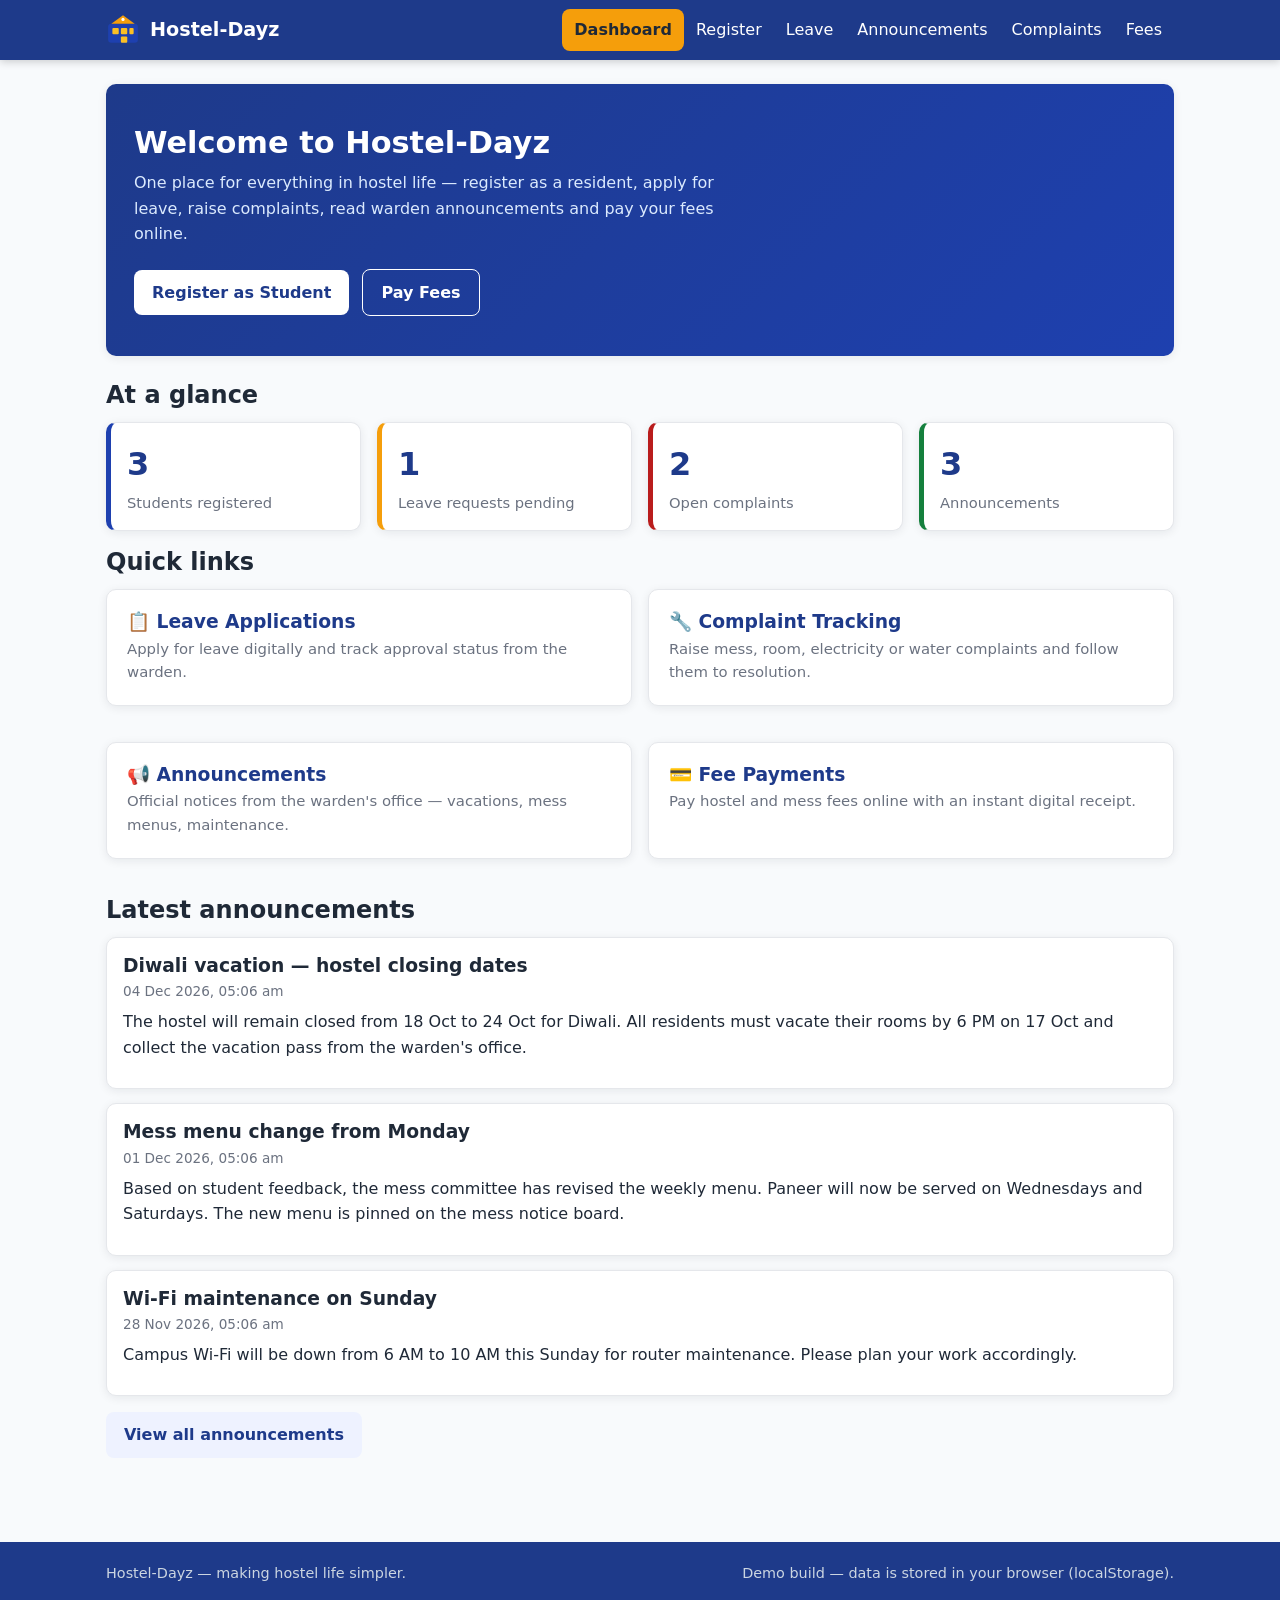
<file: index.html>
<!DOCTYPE html>
<html lang="en">
<head>
  <meta charset="UTF-8">
  <meta name="viewport" content="width=device-width, initial-scale=1.0">
  <meta name="description" content="Hostel-Dayz — hostel management dashboard for students and wardens.">
  <title>Hostel-Dayz — Dashboard</title>
  <link rel="stylesheet" href="css/style.css">
</head>
<body>
  <header class="site-header">
    <nav class="nav container" aria-label="Main navigation">
      <a class="brand" href="index.html"><img src="assets/logo.svg" alt="Hostel-Dayz logo"> Hostel-Dayz</a>
      <button class="nav-toggle" aria-label="Toggle navigation" aria-expanded="false">&#9776;</button>
      <ul class="nav-links" id="navLinks">
        <li><a href="index.html">Dashboard</a></li>
        <li><a href="pages/register.html">Register</a></li>
        <li><a href="pages/leave.html">Leave</a></li>
        <li><a href="pages/announcements.html">Announcements</a></li>
        <li><a href="pages/complaints.html">Complaints</a></li>
        <li><a href="pages/fees.html">Fees</a></li>
      </ul>
    </nav>
  </header>

  <main class="container">
    <section class="hero">
      <h1>Welcome to Hostel-Dayz</h1>
      <p>One place for everything in hostel life — register as a resident, apply for leave, raise complaints, read warden announcements and pay your fees online.</p>
      <a class="btn btn-primary" href="pages/register.html" style="background:#fff;color:#1e3a8a;">Register as Student</a>
      <a class="btn" href="pages/fees.html" style="border:1px solid #fff;color:#fff;margin-left:8px;">Pay Fees</a>
    </section>

    <h2>At a glance</h2>
    <div class="grid grid-4" id="stats" aria-live="polite">
      <div class="stat-card"><div class="num" id="statStudents">0</div><div class="label">Students registered</div></div>
      <div class="stat-card" style="border-left-color:#f59e0b;"><div class="num" id="statLeaves">0</div><div class="label">Leave requests pending</div></div>
      <div class="stat-card" style="border-left-color:#b91c1c;"><div class="num" id="statComplaints">0</div><div class="label">Open complaints</div></div>
      <div class="stat-card" style="border-left-color:#15803d;"><div class="num" id="statAnnouncements">0</div><div class="label">Announcements</div></div>
    </div>

    <h2 class="mt">Quick links</h2>
    <div class="grid grid-2">
      <a class="card link-card" href="pages/leave.html"><h3>&#128203; Leave Applications</h3><p>Apply for leave digitally and track approval status from the warden.</p></a>
      <a class="card link-card" href="pages/complaints.html"><h3>&#128295; Complaint Tracking</h3><p>Raise mess, room, electricity or water complaints and follow them to resolution.</p></a>
      <a class="card link-card" href="pages/announcements.html"><h3>&#128226; Announcements</h3><p>Official notices from the warden's office — vacations, mess menus, maintenance.</p></a>
      <a class="card link-card" href="pages/fees.html"><h3>&#128179; Fee Payments</h3><p>Pay hostel and mess fees online with an instant digital receipt.</p></a>
    </div>

    <h2 class="mt">Latest announcements</h2>
    <div class="record-list" id="recentAnnouncements"></div>
    <p class="mt"><a class="btn btn-ghost" href="pages/announcements.html">View all announcements</a></p>
  </main>

  <footer class="site-footer">
    <div class="container">
      <span>Hostel-Dayz &mdash; making hostel life simpler.</span>
      <span>Demo build &mdash; data is stored in your browser (localStorage).</span>
    </div>
  </footer>

  <script src="js/app.js"></script>
  <script>
    document.addEventListener("DOMContentLoaded", function () {
      var students = DB.get("students", []);
      var leaves = DB.get("leaves", []).filter(function (l) { return l.status === "PENDING"; });
      var complaints = DB.get("complaints", []).filter(function (c) { return c.status !== "Resolved"; });
      var announcements = DB.get("announcements", []);
      document.getElementById("statStudents").textContent = students.length;
      document.getElementById("statLeaves").textContent = leaves.length;
      document.getElementById("statComplaints").textContent = complaints.length;
      document.getElementById("statAnnouncements").textContent = announcements.length;

      var box = document.getElementById("recentAnnouncements");
      var recent = announcements.slice().sort(function (a, b) { return b.createdAt - a.createdAt; }).slice(0, 3);
      if (!recent.length) {
        box.innerHTML = '<div class="empty">No announcements yet.</div>';
      } else {
        box.innerHTML = recent.map(function (a) {
          return '<article class="record"><h3>' + esc(a.title) + '</h3>' +
            '<div class="meta">' + fmtDateTime(a.createdAt) + '</div>' +
            '<p>' + esc(a.message.length > 180 ? a.message.slice(0, 180) + "..." : a.message) + '</p></article>';
        }).join("");
      }
    });
  </script>
</body>
</html>
</file>
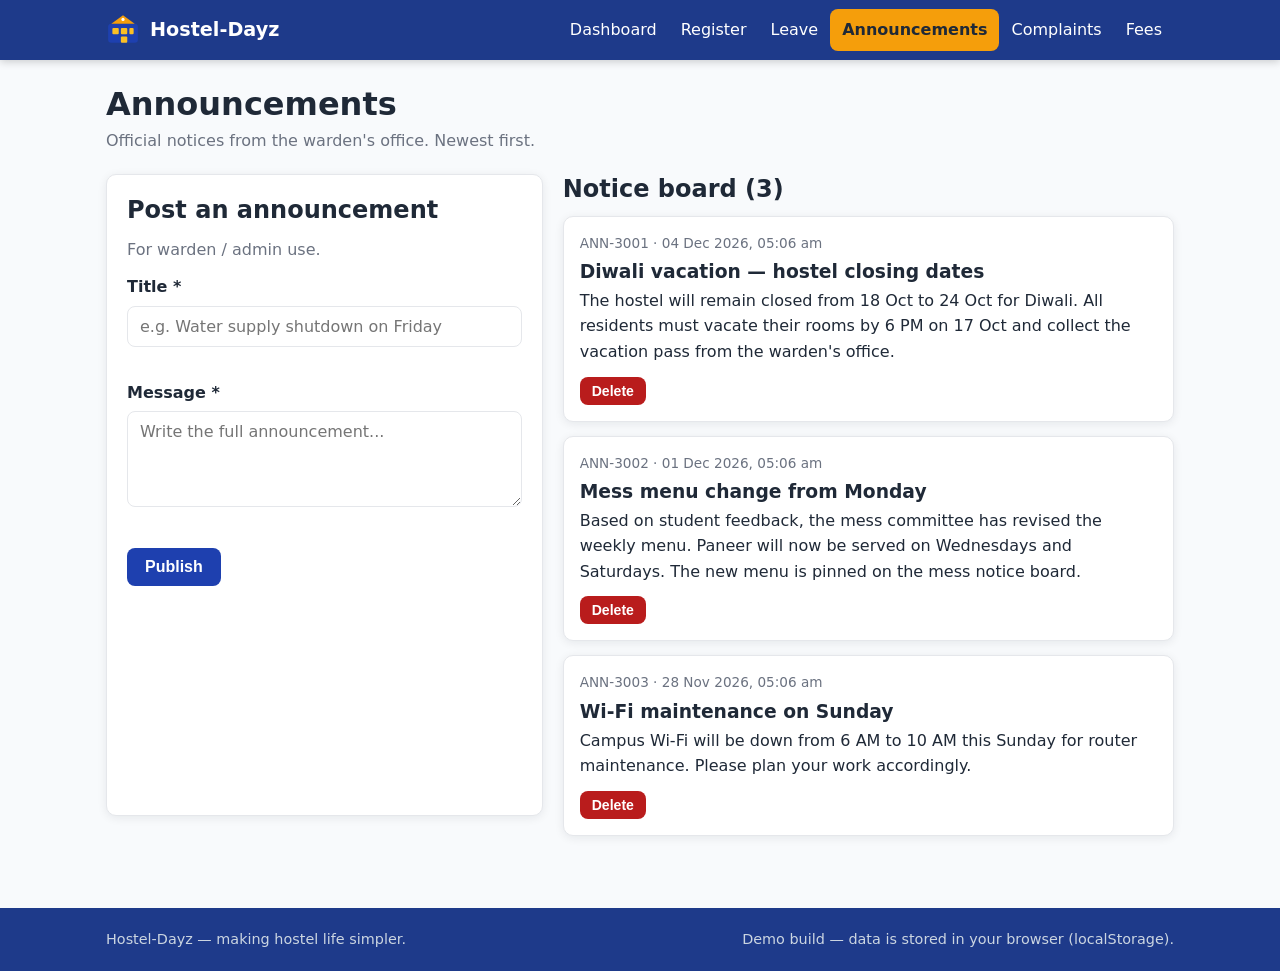
<file: pages/announcements.html>
<!DOCTYPE html>
<html lang="en">
<head>
  <meta charset="UTF-8">
  <meta name="viewport" content="width=device-width, initial-scale=1.0">
  <meta name="description" content="Hostel-Dayz — official announcements board.">
  <title>Hostel-Dayz — Announcements</title>
  <link rel="stylesheet" href="../css/style.css">
</head>
<body>
  <header class="site-header">
    <nav class="nav container" aria-label="Main navigation">
      <a class="brand" href="../index.html"><img src="../assets/logo.svg" alt="Hostel-Dayz logo"> Hostel-Dayz</a>
      <button class="nav-toggle" aria-label="Toggle navigation" aria-expanded="false">&#9776;</button>
      <ul class="nav-links" id="navLinks">
        <li><a href="../index.html">Dashboard</a></li>
        <li><a href="register.html">Register</a></li>
        <li><a href="leave.html">Leave</a></li>
        <li><a href="announcements.html">Announcements</a></li>
        <li><a href="complaints.html">Complaints</a></li>
        <li><a href="fees.html">Fees</a></li>
      </ul>
    </nav>
  </header>

  <main class="container">
    <h1 class="page-title">Announcements</h1>
    <p class="page-sub">Official notices from the warden's office. Newest first.</p>

    <div class="two-col">
      <section class="card" aria-labelledby="annFormTitle">
        <h2 id="annFormTitle">Post an announcement</h2>
        <p class="muted">For warden / admin use.</p>
        <form id="annForm" novalidate>
          <div class="form-group">
            <label for="aTitle">Title *</label>
            <input type="text" id="aTitle" maxlength="120" placeholder="e.g. Water supply shutdown on Friday">
            <div class="field-error" id="eATitle"></div>
          </div>
          <div class="form-group">
            <label for="aMsg">Message *</label>
            <textarea id="aMsg" placeholder="Write the full announcement..."></textarea>
            <div class="field-error" id="eAMsg"></div>
          </div>
          <button type="submit" class="btn btn-primary">Publish</button>
        </form>
      </section>

      <section aria-labelledby="annListTitle">
        <h2 id="annListTitle">Notice board (<span id="annCount">0</span>)</h2>
        <div class="record-list" id="annList"></div>
      </section>
    </div>
  </main>

  <footer class="site-footer">
    <div class="container">
      <span>Hostel-Dayz &mdash; making hostel life simpler.</span>
      <span>Demo build &mdash; data is stored in your browser (localStorage).</span>
    </div>
  </footer>

  <script src="../js/app.js"></script>
  <script src="../js/announcements.js"></script>
</body>
</html>
</file>
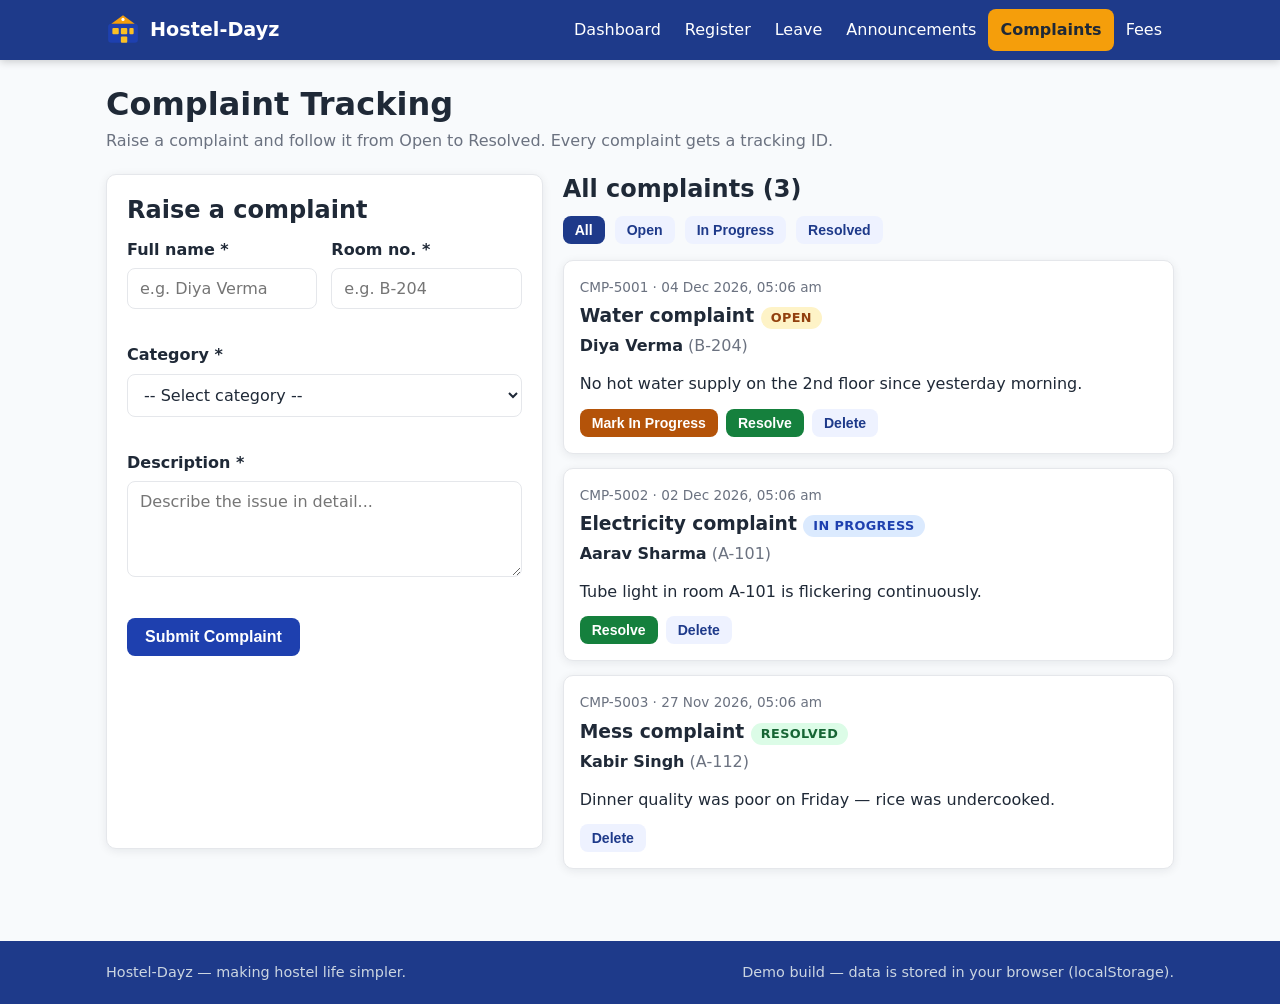
<file: pages/complaints.html>
<!DOCTYPE html>
<html lang="en">
<head>
  <meta charset="UTF-8">
  <meta name="viewport" content="width=device-width, initial-scale=1.0">
  <meta name="description" content="Hostel-Dayz — raise and track hostel complaints.">
  <title>Hostel-Dayz — Complaint Tracking</title>
  <link rel="stylesheet" href="../css/style.css">
</head>
<body>
  <header class="site-header">
    <nav class="nav container" aria-label="Main navigation">
      <a class="brand" href="../index.html"><img src="../assets/logo.svg" alt="Hostel-Dayz logo"> Hostel-Dayz</a>
      <button class="nav-toggle" aria-label="Toggle navigation" aria-expanded="false">&#9776;</button>
      <ul class="nav-links" id="navLinks">
        <li><a href="../index.html">Dashboard</a></li>
        <li><a href="register.html">Register</a></li>
        <li><a href="leave.html">Leave</a></li>
        <li><a href="announcements.html">Announcements</a></li>
        <li><a href="complaints.html">Complaints</a></li>
        <li><a href="fees.html">Fees</a></li>
      </ul>
    </nav>
  </header>

  <main class="container">
    <h1 class="page-title">Complaint Tracking</h1>
    <p class="page-sub">Raise a complaint and follow it from Open to Resolved. Every complaint gets a tracking ID.</p>

    <div class="two-col">
      <section class="card" aria-labelledby="cmpFormTitle">
        <h2 id="cmpFormTitle">Raise a complaint</h2>
        <form id="cmpForm" novalidate>
          <div class="form-row">
            <div class="form-group">
              <label for="cName">Full name *</label>
              <input type="text" id="cName" placeholder="e.g. Diya Verma">
              <div class="field-error" id="eCName"></div>
            </div>
            <div class="form-group">
              <label for="cRoom">Room no. *</label>
              <input type="text" id="cRoom" placeholder="e.g. B-204">
              <div class="field-error" id="eCRoom"></div>
            </div>
          </div>
          <div class="form-group">
            <label for="cCat">Category *</label>
            <select id="cCat">
              <option value="">-- Select category --</option>
              <option>Mess</option>
              <option>Room</option>
              <option>Electricity</option>
              <option>Water</option>
              <option>Other</option>
            </select>
            <div class="field-error" id="eCCat"></div>
          </div>
          <div class="form-group">
            <label for="cDesc">Description *</label>
            <textarea id="cDesc" placeholder="Describe the issue in detail..."></textarea>
            <div class="field-error" id="eCDesc"></div>
          </div>
          <button type="submit" class="btn btn-primary">Submit Complaint</button>
        </form>
      </section>

      <section aria-labelledby="cmpListTitle">
        <h2 id="cmpListTitle">All complaints (<span id="cmpCount">0</span>)</h2>
        <div class="toolbar">
          <button class="btn btn-ghost btn-sm filter-btn active" data-cfilter="ALL">All</button>
          <button class="btn btn-ghost btn-sm filter-btn" data-cfilter="Open">Open</button>
          <button class="btn btn-ghost btn-sm filter-btn" data-cfilter="In Progress">In Progress</button>
          <button class="btn btn-ghost btn-sm filter-btn" data-cfilter="Resolved">Resolved</button>
        </div>
        <div class="record-list" id="cmpList"></div>
      </section>
    </div>
  </main>

  <footer class="site-footer">
    <div class="container">
      <span>Hostel-Dayz &mdash; making hostel life simpler.</span>
      <span>Demo build &mdash; data is stored in your browser (localStorage).</span>
    </div>
  </footer>

  <script src="../js/app.js"></script>
  <script src="../js/complaints.js"></script>
</body>
</html>
</file>
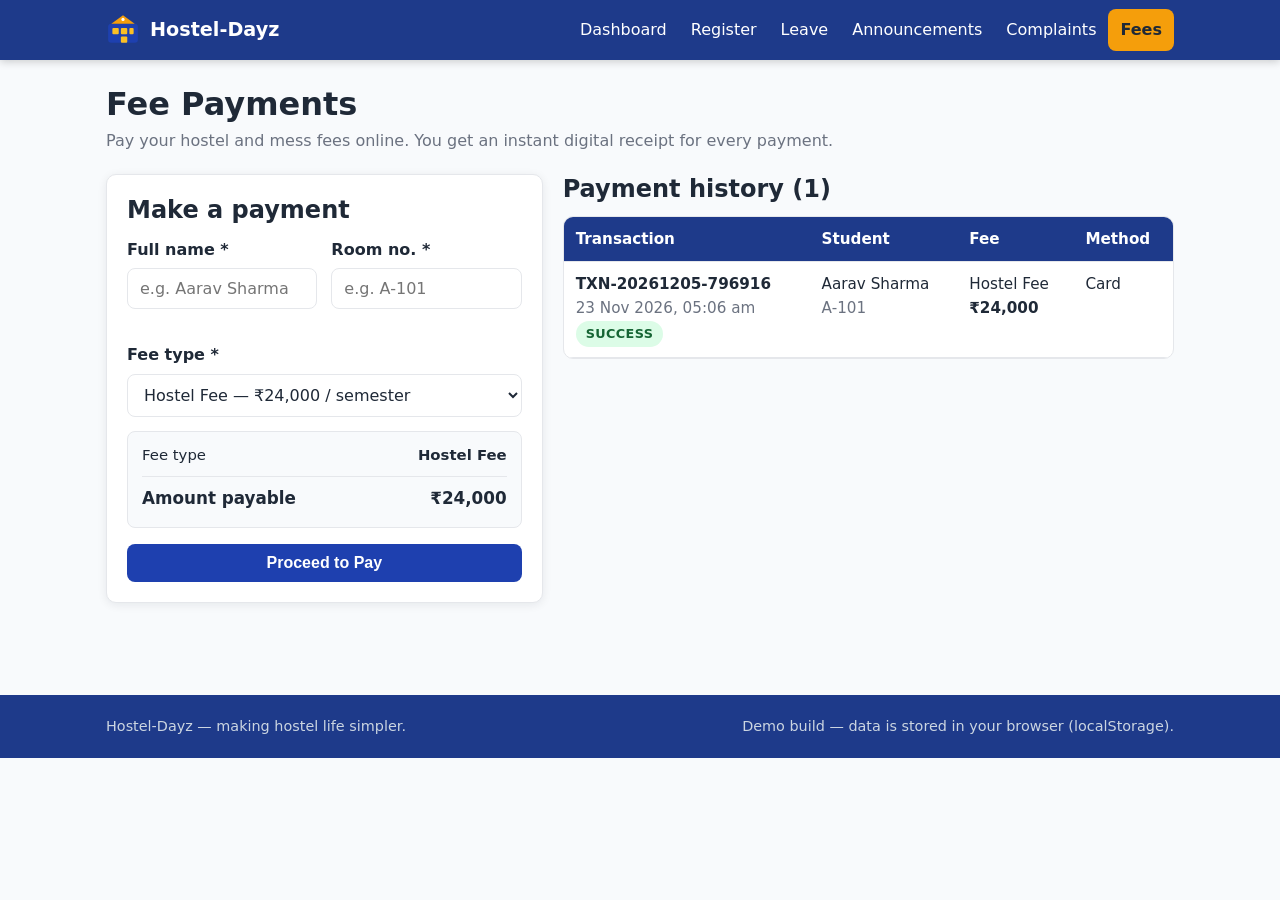
<file: pages/fees.html>
<!DOCTYPE html>
<html lang="en">
<head>
  <meta charset="UTF-8">
  <meta name="viewport" content="width=device-width, initial-scale=1.0">
  <meta name="description" content="Hostel-Dayz — pay hostel and mess fees online.">
  <title>Hostel-Dayz — Fee Payments</title>
  <link rel="stylesheet" href="../css/style.css">
</head>
<body>
  <header class="site-header">
    <nav class="nav container" aria-label="Main navigation">
      <a class="brand" href="../index.html"><img src="../assets/logo.svg" alt="Hostel-Dayz logo"> Hostel-Dayz</a>
      <button class="nav-toggle" aria-label="Toggle navigation" aria-expanded="false">&#9776;</button>
      <ul class="nav-links" id="navLinks">
        <li><a href="../index.html">Dashboard</a></li>
        <li><a href="register.html">Register</a></li>
        <li><a href="leave.html">Leave</a></li>
        <li><a href="announcements.html">Announcements</a></li>
        <li><a href="complaints.html">Complaints</a></li>
        <li><a href="fees.html">Fees</a></li>
      </ul>
    </nav>
  </header>

  <main class="container">
    <h1 class="page-title">Fee Payments</h1>
    <p class="page-sub">Pay your hostel and mess fees online. You get an instant digital receipt for every payment.</p>

    <div class="two-col">
      <section class="card" aria-labelledby="payFormTitle">
        <h2 id="payFormTitle">Make a payment</h2>
        <form id="payForm" novalidate>
          <div class="form-row">
            <div class="form-group">
              <label for="pName">Full name *</label>
              <input type="text" id="pName" placeholder="e.g. Aarav Sharma">
              <div class="field-error" id="ePName"></div>
            </div>
            <div class="form-group">
              <label for="pRoom">Room no. *</label>
              <input type="text" id="pRoom" placeholder="e.g. A-101">
              <div class="field-error" id="ePRoom"></div>
            </div>
          </div>
          <div class="form-group">
            <label for="pType">Fee type *</label>
            <select id="pType">
              <option value="Hostel Fee">Hostel Fee — &#8377;24,000 / semester</option>
              <option value="Mess Fee">Mess Fee — &#8377;18,000 / semester</option>
              <option value="Other">Other (enter amount)</option>
            </select>
          </div>
          <div class="form-group" id="customAmtWrap" hidden>
            <label for="pCustom">Amount (&#8377;) *</label>
            <input type="number" id="pCustom" min="1" max="1000000" placeholder="Enter amount">
            <div class="field-error" id="ePCustom"></div>
          </div>
          <div class="order-summary" aria-live="polite">
            <div class="row"><span>Fee type</span><strong id="sumType">Hostel Fee</strong></div>
            <div class="row total"><span>Amount payable</span><span id="sumAmount">&#8377;24,000</span></div>
          </div>
          <button type="submit" class="btn btn-primary" style="width:100%;">Proceed to Pay</button>
        </form>
      </section>

      <section aria-labelledby="payHistTitle">
        <h2 id="payHistTitle">Payment history (<span id="payCount">0</span>)</h2>
        <div class="table-wrap">
          <table class="responsive" id="payTable">
            <thead>
              <tr><th>Transaction</th><th>Student</th><th>Fee</th><th>Method</th></tr>
            </thead>
            <tbody id="payBody"></tbody>
          </table>
        </div>
        <div class="empty" id="payEmpty" hidden>No payments yet. Make your first payment using the form.</div>
      </section>
    </div>
  </main>

  <!-- Payment gateway modal -->
  <div class="modal-backdrop" id="payModal" role="dialog" aria-modal="true" aria-labelledby="modalTitle">
    <div class="modal">
      <div class="test-banner">&#9888; TEST MODE — this is a demo checkout, no real money is moved.</div>
      <div class="modal-head">
        <h2 id="modalTitle">Secure Checkout</h2>
        <button class="modal-close" id="modalClose" aria-label="Close checkout">&times;</button>
      </div>
      <div class="modal-body">
        <!-- step 1: payment form -->
        <div id="payStepForm">
          <div class="order-summary">
            <div class="row"><span>Paying for</span><strong id="mType">Hostel Fee</strong></div>
            <div class="row"><span>Student</span><strong id="mStudent">—</strong></div>
            <div class="row total"><span>Amount</span><span id="mAmount">&#8377;0</span></div>
          </div>
          <div class="pay-tabs" role="tablist" aria-label="Payment method">
            <button class="pay-tab active" id="tabCard" role="tab" aria-selected="true">&#128179; Card</button>
            <button class="pay-tab" id="tabUpi" role="tab" aria-selected="false">&#128241; UPI</button>
          </div>

          <div id="cardPane">
            <div class="form-group">
              <label for="ccNum">Card number *</label>
              <input type="text" id="ccNum" inputmode="numeric" maxlength="19" placeholder="4111 1111 1111 1111" autocomplete="cc-number">
              <div class="field-error" id="eCcNum"></div>
            </div>
            <div class="form-group">
              <label for="ccName">Name on card *</label>
              <input type="text" id="ccName" placeholder="AARAV SHARMA" autocomplete="cc-name">
              <div class="field-error" id="eCcName"></div>
            </div>
            <div class="form-row">
              <div class="form-group">
                <label for="ccExp">Expiry (MM/YY) *</label>
                <input type="text" id="ccExp" maxlength="5" placeholder="12/28" autocomplete="cc-exp">
                <div class="field-error" id="eCcExp"></div>
              </div>
              <div class="form-group">
                <label for="ccCvv">CVV *</label>
                <input type="password" id="ccCvv" maxlength="4" inputmode="numeric" placeholder="123" autocomplete="cc-csc">
                <div class="field-error" id="eCcCvv"></div>
              </div>
            </div>
          </div>

          <div id="upiPane" hidden>
            <div class="form-group">
              <label for="upiId">UPI ID *</label>
              <input type="text" id="upiId" placeholder="yourname@okhdfcbank">
              <div class="field-error" id="eUpiId"></div>
            </div>
            <p class="muted">A collect request will be sent to your UPI app in the live integration.</p>
          </div>

          <button class="btn btn-success" id="payNowBtn" style="width:100%;">Pay <span id="payNowAmt">&#8377;0</span></button>
          <p class="muted mt" style="font-size:0.82rem;text-align:center;">256-bit encrypted &middot; PCI-DSS compliant (live mode)</p>
        </div>

        <!-- step 2: receipt -->
        <div id="payStepReceipt" hidden>
          <div class="receipt">
            <div class="check">&#10004;</div>
            <h2>Payment Successful</h2>
            <p class="muted">Your receipt is saved in Payment History.</p>
            <table>
              <tr><td>Transaction ID</td><td><strong id="rTxn">—</strong></td></tr>
              <tr><td>Amount</td><td><strong id="rAmt">—</strong></td></tr>
              <tr><td>Fee type</td><td id="rType">—</td></tr>
              <tr><td>Student</td><td id="rStudent">—</td></tr>
              <tr><td>Method</td><td id="rMethod">—</td></tr>
              <tr><td>Date</td><td id="rDate">—</td></tr>
            </table>
            <button class="btn btn-primary" id="receiptDone" style="width:100%;">Done</button>
          </div>
        </div>
      </div>
    </div>
  </div>

  <footer class="site-footer">
    <div class="container">
      <span>Hostel-Dayz &mdash; making hostel life simpler.</span>
      <span>Demo build &mdash; data is stored in your browser (localStorage).</span>
    </div>
  </footer>

  <script src="../js/app.js"></script>
  <script src="../js/fees.js"></script>
</body>
</html>
</file>
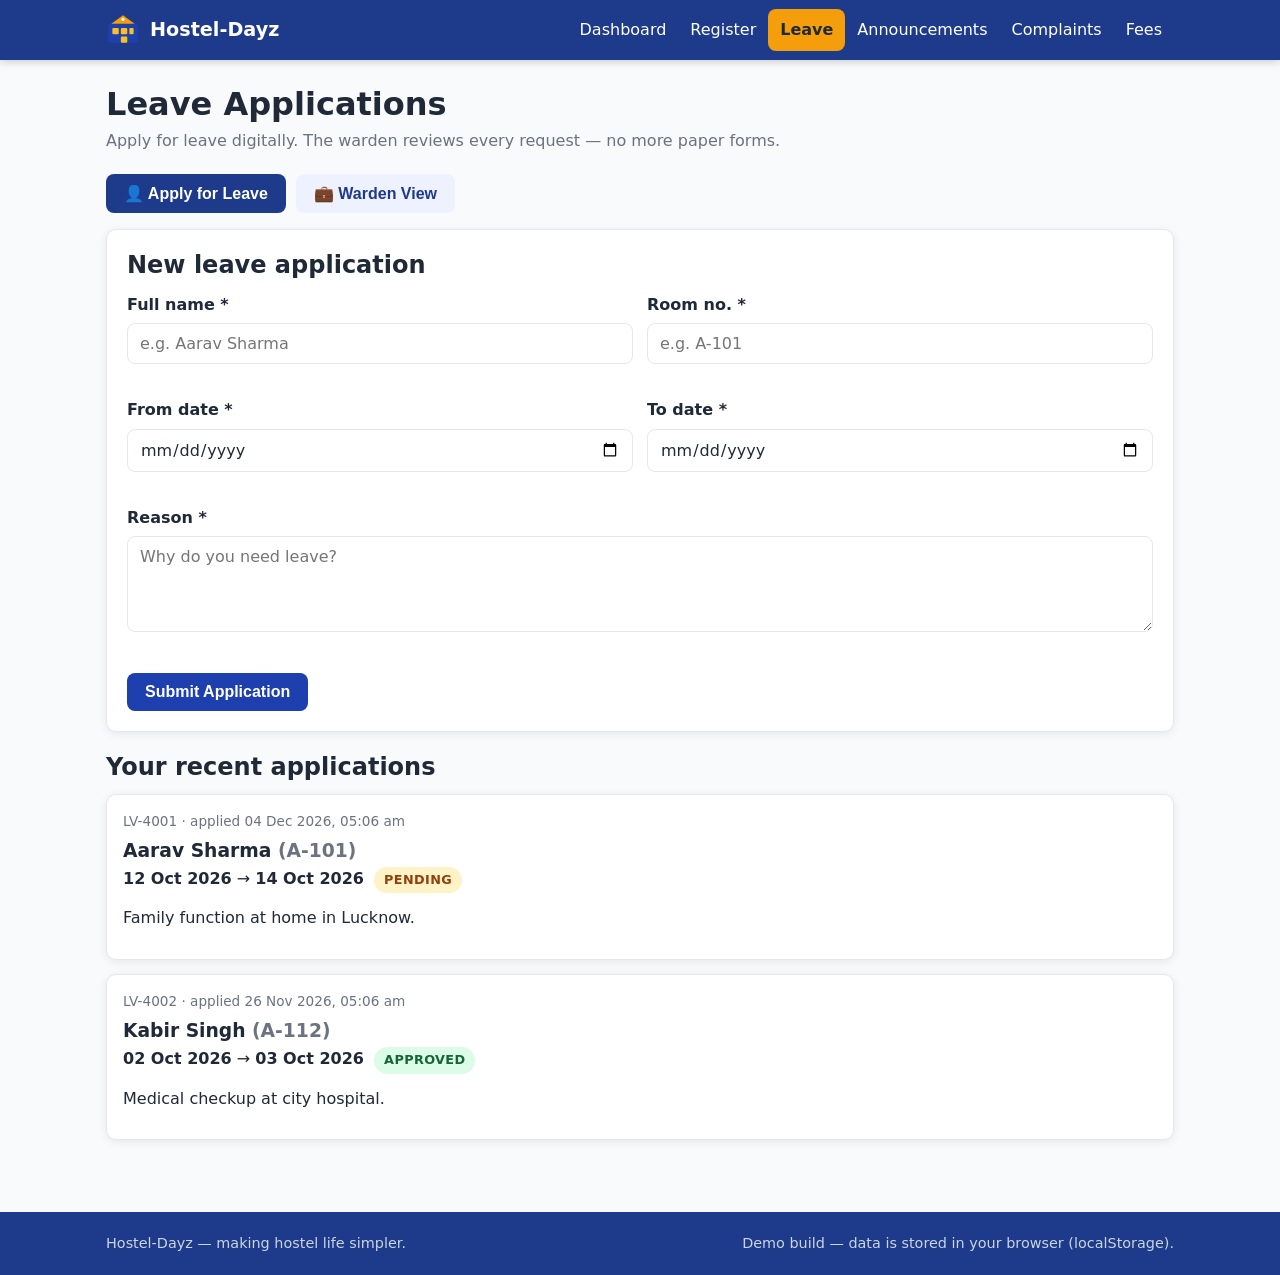
<file: pages/leave.html>
<!DOCTYPE html>
<html lang="en">
<head>
  <meta charset="UTF-8">
  <meta name="viewport" content="width=device-width, initial-scale=1.0">
  <meta name="description" content="Hostel-Dayz — digital leave applications and warden approval.">
  <title>Hostel-Dayz — Leave Applications</title>
  <link rel="stylesheet" href="../css/style.css">
</head>
<body>
  <header class="site-header">
    <nav class="nav container" aria-label="Main navigation">
      <a class="brand" href="../index.html"><img src="../assets/logo.svg" alt="Hostel-Dayz logo"> Hostel-Dayz</a>
      <button class="nav-toggle" aria-label="Toggle navigation" aria-expanded="false">&#9776;</button>
      <ul class="nav-links" id="navLinks">
        <li><a href="../index.html">Dashboard</a></li>
        <li><a href="register.html">Register</a></li>
        <li><a href="leave.html">Leave</a></li>
        <li><a href="announcements.html">Announcements</a></li>
        <li><a href="complaints.html">Complaints</a></li>
        <li><a href="fees.html">Fees</a></li>
      </ul>
    </nav>
  </header>

  <main class="container">
    <h1 class="page-title">Leave Applications</h1>
    <p class="page-sub">Apply for leave digitally. The warden reviews every request — no more paper forms.</p>

    <div class="toolbar" role="tablist" aria-label="Leave views">
      <button class="btn btn-ghost filter-btn active" id="tabApply" role="tab" aria-selected="true">&#128100; Apply for Leave</button>
      <button class="btn btn-ghost filter-btn" id="tabWarden" role="tab" aria-selected="false">&#128188; Warden View</button>
    </div>

    <!-- Student apply view -->
    <section id="viewApply" aria-labelledby="tabApply">
      <div class="card">
        <h2>New leave application</h2>
        <form id="leaveForm" novalidate>
          <div class="form-row">
            <div class="form-group">
              <label for="lName">Full name *</label>
              <input type="text" id="lName" placeholder="e.g. Aarav Sharma">
              <div class="field-error" id="eLName"></div>
            </div>
            <div class="form-group">
              <label for="lRoom">Room no. *</label>
              <input type="text" id="lRoom" placeholder="e.g. A-101">
              <div class="field-error" id="eLRoom"></div>
            </div>
          </div>
          <div class="form-row">
            <div class="form-group">
              <label for="lFrom">From date *</label>
              <input type="date" id="lFrom">
              <div class="field-error" id="eLFrom"></div>
            </div>
            <div class="form-group">
              <label for="lTo">To date *</label>
              <input type="date" id="lTo">
              <div class="field-error" id="eLTo"></div>
            </div>
          </div>
          <div class="form-group">
            <label for="lReason">Reason *</label>
            <textarea id="lReason" placeholder="Why do you need leave?"></textarea>
            <div class="field-error" id="eLReason"></div>
          </div>
          <button type="submit" class="btn btn-primary">Submit Application</button>
        </form>
      </div>

      <h2>Your recent applications</h2>
      <div class="record-list" id="myLeaves"></div>
    </section>

    <!-- Warden view -->
    <section id="viewWarden" hidden aria-labelledby="tabWarden">
      <div class="card">
        <h2>All leave requests</h2>
        <p class="muted">Review each request and approve or reject it. Pending requests need your action.</p>
        <div class="toolbar">
          <button class="btn btn-ghost btn-sm filter-btn active" data-lfilter="ALL">All</button>
          <button class="btn btn-ghost btn-sm filter-btn" data-lfilter="PENDING">Pending</button>
          <button class="btn btn-ghost btn-sm filter-btn" data-lfilter="APPROVED">Approved</button>
          <button class="btn btn-ghost btn-sm filter-btn" data-lfilter="REJECTED">Rejected</button>
        </div>
        <div class="record-list" id="allLeaves"></div>
      </div>
    </section>
  </main>

  <footer class="site-footer">
    <div class="container">
      <span>Hostel-Dayz &mdash; making hostel life simpler.</span>
      <span>Demo build &mdash; data is stored in your browser (localStorage).</span>
    </div>
  </footer>

  <script src="../js/app.js"></script>
  <script src="../js/leave.js"></script>
</body>
</html>
</file>
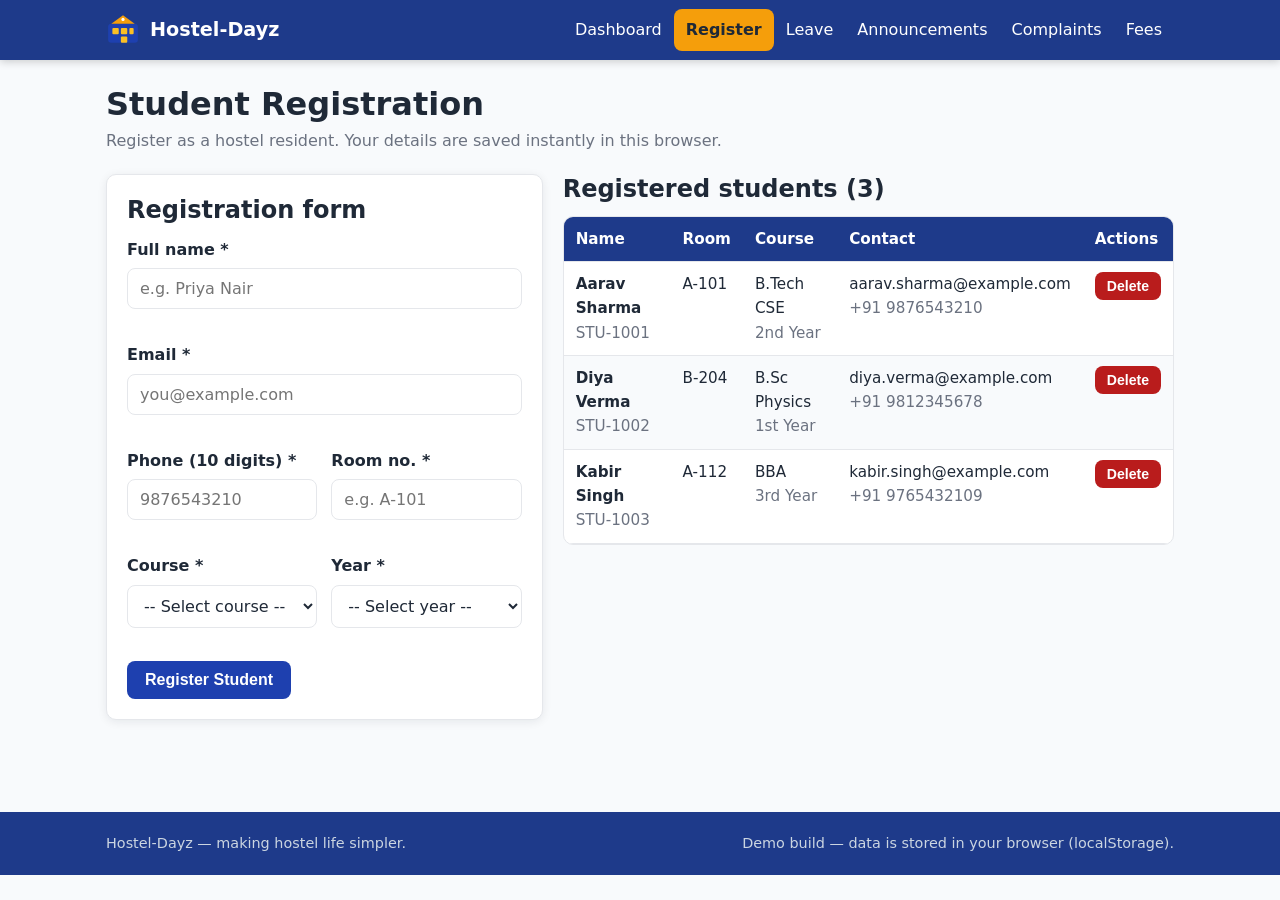
<file: pages/register.html>
<!DOCTYPE html>
<html lang="en">
<head>
  <meta charset="UTF-8">
  <meta name="viewport" content="width=device-width, initial-scale=1.0">
  <meta name="description" content="Hostel-Dayz — student registration.">
  <title>Hostel-Dayz — Student Registration</title>
  <link rel="stylesheet" href="../css/style.css">
</head>
<body>
  <header class="site-header">
    <nav class="nav container" aria-label="Main navigation">
      <a class="brand" href="../index.html"><img src="../assets/logo.svg" alt="Hostel-Dayz logo"> Hostel-Dayz</a>
      <button class="nav-toggle" aria-label="Toggle navigation" aria-expanded="false">&#9776;</button>
      <ul class="nav-links" id="navLinks">
        <li><a href="../index.html">Dashboard</a></li>
        <li><a href="register.html">Register</a></li>
        <li><a href="leave.html">Leave</a></li>
        <li><a href="announcements.html">Announcements</a></li>
        <li><a href="complaints.html">Complaints</a></li>
        <li><a href="fees.html">Fees</a></li>
      </ul>
    </nav>
  </header>

  <main class="container">
    <h1 class="page-title">Student Registration</h1>
    <p class="page-sub">Register as a hostel resident. Your details are saved instantly in this browser.</p>

    <div class="two-col">
      <section class="card" aria-labelledby="regFormTitle">
        <h2 id="regFormTitle">Registration form</h2>
        <form id="regForm" novalidate>
          <div class="form-group">
            <label for="rName">Full name *</label>
            <input type="text" id="rName" name="name" autocomplete="name" placeholder="e.g. Priya Nair">
            <div class="field-error" id="eName"></div>
          </div>
          <div class="form-group">
            <label for="rEmail">Email *</label>
            <input type="email" id="rEmail" name="email" autocomplete="email" placeholder="you@example.com">
            <div class="field-error" id="eEmail"></div>
          </div>
          <div class="form-row">
            <div class="form-group">
              <label for="rPhone">Phone (10 digits) *</label>
              <input type="tel" id="rPhone" name="phone" autocomplete="tel" placeholder="9876543210" maxlength="10" inputmode="numeric">
              <div class="field-error" id="ePhone"></div>
            </div>
            <div class="form-group">
              <label for="rRoom">Room no. *</label>
              <input type="text" id="rRoom" name="room" placeholder="e.g. A-101">
              <div class="field-error" id="eRoom"></div>
            </div>
          </div>
          <div class="form-row">
            <div class="form-group">
              <label for="rCourse">Course *</label>
              <select id="rCourse" name="course">
                <option value="">-- Select course --</option>
                <option>B.Tech CSE</option>
                <option>B.Tech ECE</option>
                <option>B.Sc Physics</option>
                <option>B.Sc Chemistry</option>
                <option>BBA</option>
                <option>BCA</option>
                <option>MBA</option>
                <option>Other</option>
              </select>
              <div class="field-error" id="eCourse"></div>
            </div>
            <div class="form-group">
              <label for="rYear">Year *</label>
              <select id="rYear" name="year">
                <option value="">-- Select year --</option>
                <option>1st Year</option>
                <option>2nd Year</option>
                <option>3rd Year</option>
                <option>4th Year</option>
              </select>
              <div class="field-error" id="eYear"></div>
            </div>
          </div>
          <button type="submit" class="btn btn-primary">Register Student</button>
        </form>
      </section>

      <section aria-labelledby="regListTitle">
        <h2 id="regListTitle">Registered students (<span id="stuCount">0</span>)</h2>
        <div class="table-wrap">
          <table class="responsive" id="stuTable">
            <thead>
              <tr><th>Name</th><th>Room</th><th>Course</th><th>Contact</th><th>Actions</th></tr>
            </thead>
            <tbody id="stuBody"></tbody>
          </table>
        </div>
        <div class="empty" id="stuEmpty" hidden>No students registered yet. Use the form to add the first one.</div>
      </section>
    </div>
  </main>

  <footer class="site-footer">
    <div class="container">
      <span>Hostel-Dayz &mdash; making hostel life simpler.</span>
      <span>Demo build &mdash; data is stored in your browser (localStorage).</span>
    </div>
  </footer>

  <script src="../js/app.js"></script>
  <script src="../js/register.js"></script>
</body>
</html>
</file>
<file: css/style.css>
/* ============================================================
   Hostel-Dayz — shared stylesheet (mobile-first, responsive)
   ============================================================ */
:root {
  --primary: #1e40af;
  --primary-dark: #1e3a8a;
  --accent: #f59e0b;
  --bg: #f8fafc;
  --surface: #ffffff;
  --text: #1f2937;
  --muted: #6b7280;
  --border: #e5e7eb;
  --success: #15803d;
  --warning: #b45309;
  --danger: #b91c1c;
  --radius: 10px;
  --shadow: 0 2px 10px rgba(15, 23, 42, 0.08);
}

*, *::before, *::after { box-sizing: border-box; }

body {
  margin: 0;
  font-family: "Segoe UI", system-ui, -apple-system, Roboto, "Helvetica Neue", Arial, sans-serif;
  background: var(--bg);
  color: var(--text);
  line-height: 1.6;
  -webkit-text-size-adjust: 100%;
}

.container { width: 100%; max-width: 1100px; margin: 0 auto; padding: 0 16px; }
main.container { padding-top: 24px; padding-bottom: 48px; }

h1, h2, h3 { line-height: 1.25; margin: 0 0 12px; }
p { margin: 0 0 12px; }
a { color: var(--primary); }

/* ---------- Header / Nav ---------- */
.site-header {
  background: var(--primary-dark);
  color: #fff;
  position: sticky;
  top: 0;
  z-index: 50;
  box-shadow: 0 2px 8px rgba(0, 0, 0, 0.18);
}
.nav { display: flex; align-items: center; justify-content: space-between; min-height: 60px; }
.brand { display: flex; align-items: center; gap: 10px; color: #fff; text-decoration: none; font-weight: 700; font-size: 1.2rem; }
.brand img { width: 34px; height: 34px; }
.nav-toggle {
  display: inline-block;
  background: transparent;
  border: 1px solid rgba(255,255,255,0.4);
  color: #fff;
  font-size: 1.3rem;
  border-radius: 8px;
  padding: 4px 12px;
  cursor: pointer;
}
.nav-toggle:focus-visible { outline: 3px solid var(--accent); outline-offset: 2px; }
.nav-links {
  list-style: none;
  margin: 0;
  padding: 0;
  display: none;
  position: absolute;
  top: 60px; left: 0; right: 0;
  background: var(--primary-dark);
  flex-direction: column;
  border-top: 1px solid rgba(255,255,255,0.15);
}
.nav-links.open { display: flex; }
.nav-links li { border-bottom: 1px solid rgba(255,255,255,0.08); }
.nav-links a {
  display: block;
  color: #fff;
  text-decoration: none;
  padding: 12px 18px;
}
.nav-links a:hover { background: rgba(255,255,255,0.08); }
.nav-links a.active { background: var(--accent); color: #1f2937; font-weight: 700; }
.site-header .nav { position: relative; }

@media (min-width: 820px) {
  .nav-toggle { display: none; }
  .nav-links { display: flex; position: static; flex-direction: row; background: transparent; border: none; }
  .nav-links li { border: none; }
  .nav-links a { padding: 8px 12px; border-radius: 8px; }
  .nav-links a.active { background: var(--accent); }
}

/* ---------- Hero ---------- */
.hero {
  background: linear-gradient(135deg, var(--primary-dark), var(--primary));
  color: #fff;
  border-radius: var(--radius);
  padding: 40px 28px;
  margin-bottom: 24px;
  box-shadow: var(--shadow);
}
.hero h1 { font-size: 1.9rem; margin-bottom: 8px; }
.hero p { color: #dbeafe; max-width: 620px; }
.hero .btn { margin-top: 10px; }

/* ---------- Cards & grids ---------- */
.card {
  background: var(--surface);
  border: 1px solid var(--border);
  border-radius: var(--radius);
  padding: 20px;
  box-shadow: var(--shadow);
  margin-bottom: 20px;
}
.grid { display: grid; gap: 16px; }
.grid-2 { grid-template-columns: 1fr; }
.grid-4 { grid-template-columns: repeat(2, 1fr); }
@media (min-width: 820px) {
  .grid-2 { grid-template-columns: repeat(2, 1fr); }
  .grid-4 { grid-template-columns: repeat(4, 1fr); }
}

.stat-card {
  background: var(--surface);
  border: 1px solid var(--border);
  border-left: 5px solid var(--primary);
  border-radius: var(--radius);
  padding: 16px;
  box-shadow: var(--shadow);
}
.stat-card .num { font-size: 2rem; font-weight: 800; color: var(--primary-dark); }
.stat-card .label { color: var(--muted); font-size: 0.92rem; }

.link-card { text-decoration: none; color: inherit; transition: transform 0.12s ease; display: block; }
.link-card:hover { transform: translateY(-3px); border-color: var(--primary); }
.link-card h3 { color: var(--primary-dark); margin-bottom: 4px; }
.link-card p { color: var(--muted); font-size: 0.93rem; margin: 0; }

/* ---------- Forms ---------- */
.form-group { margin-bottom: 14px; }
label { display: block; font-weight: 600; margin-bottom: 6px; }
input[type="text"], input[type="email"], input[type="tel"], input[type="date"],
input[type="number"], select, textarea {
  width: 100%;
  padding: 10px 12px;
  border: 1px solid var(--border);
  border-radius: 8px;
  font-size: 1rem;
  font-family: inherit;
  background: #fff;
  color: var(--text);
}
textarea { min-height: 96px; resize: vertical; }
input:focus-visible, select:focus-visible, textarea:focus-visible, button:focus-visible {
  outline: 3px solid var(--accent);
  outline-offset: 1px;
  border-color: var(--primary);
}
.field-error { color: var(--danger); font-size: 0.85rem; margin-top: 4px; min-height: 1.1em; }
.form-row { display: grid; gap: 14px; grid-template-columns: 1fr; }
@media (min-width: 640px) { .form-row { grid-template-columns: 1fr 1fr; } }

/* ---------- Buttons ---------- */
.btn {
  display: inline-block;
  border: none;
  border-radius: 8px;
  padding: 10px 18px;
  font-size: 1rem;
  font-weight: 600;
  cursor: pointer;
  text-decoration: none;
  text-align: center;
  transition: background 0.15s ease, transform 0.1s ease;
}
.btn:active { transform: scale(0.98); }
.btn-primary { background: var(--primary); color: #fff; }
.btn-primary:hover { background: var(--primary-dark); }
.btn-success { background: var(--success); color: #fff; }
.btn-danger { background: var(--danger); color: #fff; }
.btn-warn { background: var(--warning); color: #fff; }
.btn-ghost { background: #eef2ff; color: var(--primary-dark); }
.btn-sm { padding: 6px 12px; font-size: 0.88rem; }
.btn:disabled { opacity: 0.6; cursor: not-allowed; }

/* ---------- Badges ---------- */
.badge {
  display: inline-block;
  padding: 3px 10px;
  border-radius: 999px;
  font-size: 0.8rem;
  font-weight: 700;
  text-transform: uppercase;
  letter-spacing: 0.03em;
}
.b-pending, .b-open { background: #fef3c7; color: #92400e; }
.b-approved, .b-resolved, .b-success { background: #dcfce7; color: #166534; }
.b-rejected { background: #fee2e2; color: #991b1b; }
.b-progress { background: #dbeafe; color: #1e40af; }
.b-info { background: #e0e7ff; color: #3730a3; }

/* ---------- Tables ---------- */
.table-wrap { overflow-x: auto; border: 1px solid var(--border); border-radius: var(--radius); background: #fff; }
table { width: 100%; border-collapse: collapse; font-size: 0.95rem; }
thead { background: var(--primary-dark); color: #fff; }
th, td { padding: 10px 12px; text-align: left; border-bottom: 1px solid var(--border); vertical-align: top; }
tbody tr:nth-child(even) { background: #f8fafc; }
tbody tr:hover { background: #eff6ff; }

/* Collapse tables into stacked cards on small screens */
@media (max-width: 640px) {
  table.responsive thead { display: none; }
  table.responsive, table.responsive tbody, table.responsive tr, table.responsive td { display: block; width: 100%; }
  table.responsive tr { border-bottom: 2px solid var(--border); padding: 8px 0; }
  table.responsive td { border: none; padding: 6px 12px; }
  table.responsive td::before {
    content: attr(data-label);
    display: block;
    font-weight: 700;
    font-size: 0.78rem;
    text-transform: uppercase;
    color: var(--muted);
    letter-spacing: 0.04em;
  }
  table.responsive td.actions::before { content: "Actions"; }
}

/* ---------- Lists (announcements / complaints / leaves) ---------- */
.record-list { display: grid; gap: 14px; }
.record {
  background: #fff;
  border: 1px solid var(--border);
  border-radius: var(--radius);
  padding: 16px;
  box-shadow: var(--shadow);
}
.record .meta { color: var(--muted); font-size: 0.85rem; margin-bottom: 6px; }
.record .actions { margin-top: 10px; display: flex; gap: 8px; flex-wrap: wrap; }
.record h3 { margin-bottom: 4px; }

.toolbar { display: flex; gap: 10px; flex-wrap: wrap; align-items: center; margin-bottom: 16px; }
.toolbar .spacer { flex: 1; }
.filter-btn.active { background: var(--primary-dark); color: #fff; }

.empty { text-align: center; color: var(--muted); padding: 32px 16px; background: #fff; border: 1px dashed var(--border); border-radius: var(--radius); }

/* ---------- Modal ---------- */
.modal-backdrop {
  position: fixed; inset: 0;
  background: rgba(15, 23, 42, 0.6);
  display: none;
  align-items: center;
  justify-content: center;
  padding: 16px;
  z-index: 100;
}
.modal-backdrop.open { display: flex; }
.modal {
  background: #fff;
  border-radius: 14px;
  max-width: 480px;
  width: 100%;
  max-height: 92vh;
  overflow-y: auto;
  box-shadow: 0 20px 50px rgba(0,0,0,0.3);
}
.modal-head { padding: 16px 20px; border-bottom: 1px solid var(--border); display: flex; justify-content: space-between; align-items: center; }
.modal-head h2 { margin: 0; font-size: 1.2rem; }
.modal-body { padding: 20px; }
.modal-close { background: none; border: none; font-size: 1.5rem; cursor: pointer; line-height: 1; }
.test-banner {
  background: #fef3c7;
  border: 1px solid #fcd34d;
  color: #92400e;
  font-weight: 700;
  text-align: center;
  padding: 8px;
  font-size: 0.85rem;
}
.pay-tabs { display: flex; gap: 8px; margin-bottom: 16px; }
.pay-tab { flex: 1; padding: 10px; border: 1px solid var(--border); border-radius: 8px; background: #f8fafc; cursor: pointer; font-weight: 600; }
.pay-tab.active { border-color: var(--primary); background: #eff6ff; color: var(--primary-dark); }
.order-summary { background: #f8fafc; border: 1px solid var(--border); border-radius: 8px; padding: 12px 14px; margin-bottom: 16px; font-size: 0.93rem; }
.order-summary .row { display: flex; justify-content: space-between; margin-bottom: 4px; }
.order-summary .total { font-weight: 800; font-size: 1.05rem; border-top: 1px solid var(--border); padding-top: 8px; margin-top: 8px; }
.spinner {
  display: inline-block; width: 18px; height: 18px;
  border: 3px solid rgba(255,255,255,0.4); border-top-color: #fff;
  border-radius: 50%; animation: spin 0.8s linear infinite; vertical-align: -3px; margin-right: 8px;
}
@keyframes spin { to { transform: rotate(360deg); } }
.receipt { text-align: center; }
.receipt .check { font-size: 3rem; color: var(--success); }
.receipt table { margin: 16px auto; max-width: 380px; }
.receipt td:first-child { font-weight: 600; color: var(--muted); }

/* ---------- Toast ---------- */
#toast {
  position: fixed;
  bottom: 20px; left: 50%;
  transform: translateX(-50%) translateY(20px);
  background: #111827;
  color: #fff;
  padding: 12px 20px;
  border-radius: 10px;
  font-size: 0.95rem;
  opacity: 0;
  pointer-events: none;
  transition: opacity 0.25s ease, transform 0.25s ease;
  z-index: 200;
  max-width: 90vw;
  text-align: center;
}
#toast.show { opacity: 1; transform: translateX(-50%) translateY(0); }
#toast.success { background: var(--success); }
#toast.error { background: var(--danger); }

/* ---------- Footer ---------- */
.site-footer { background: var(--primary-dark); color: #cbd5e1; padding: 20px 0; margin-top: 24px; font-size: 0.9rem; }
.site-footer .container { display: flex; justify-content: space-between; flex-wrap: wrap; gap: 8px; }

/* ---------- Misc ---------- */
.page-title { margin-bottom: 4px; }
.page-sub { color: var(--muted); margin-bottom: 20px; }
.two-col { display: grid; gap: 20px; grid-template-columns: 1fr; }
@media (min-width: 900px) { .two-col { grid-template-columns: 1fr 1.4fr; } }
.muted { color: var(--muted); }
.mt { margin-top: 16px; }
</file>
